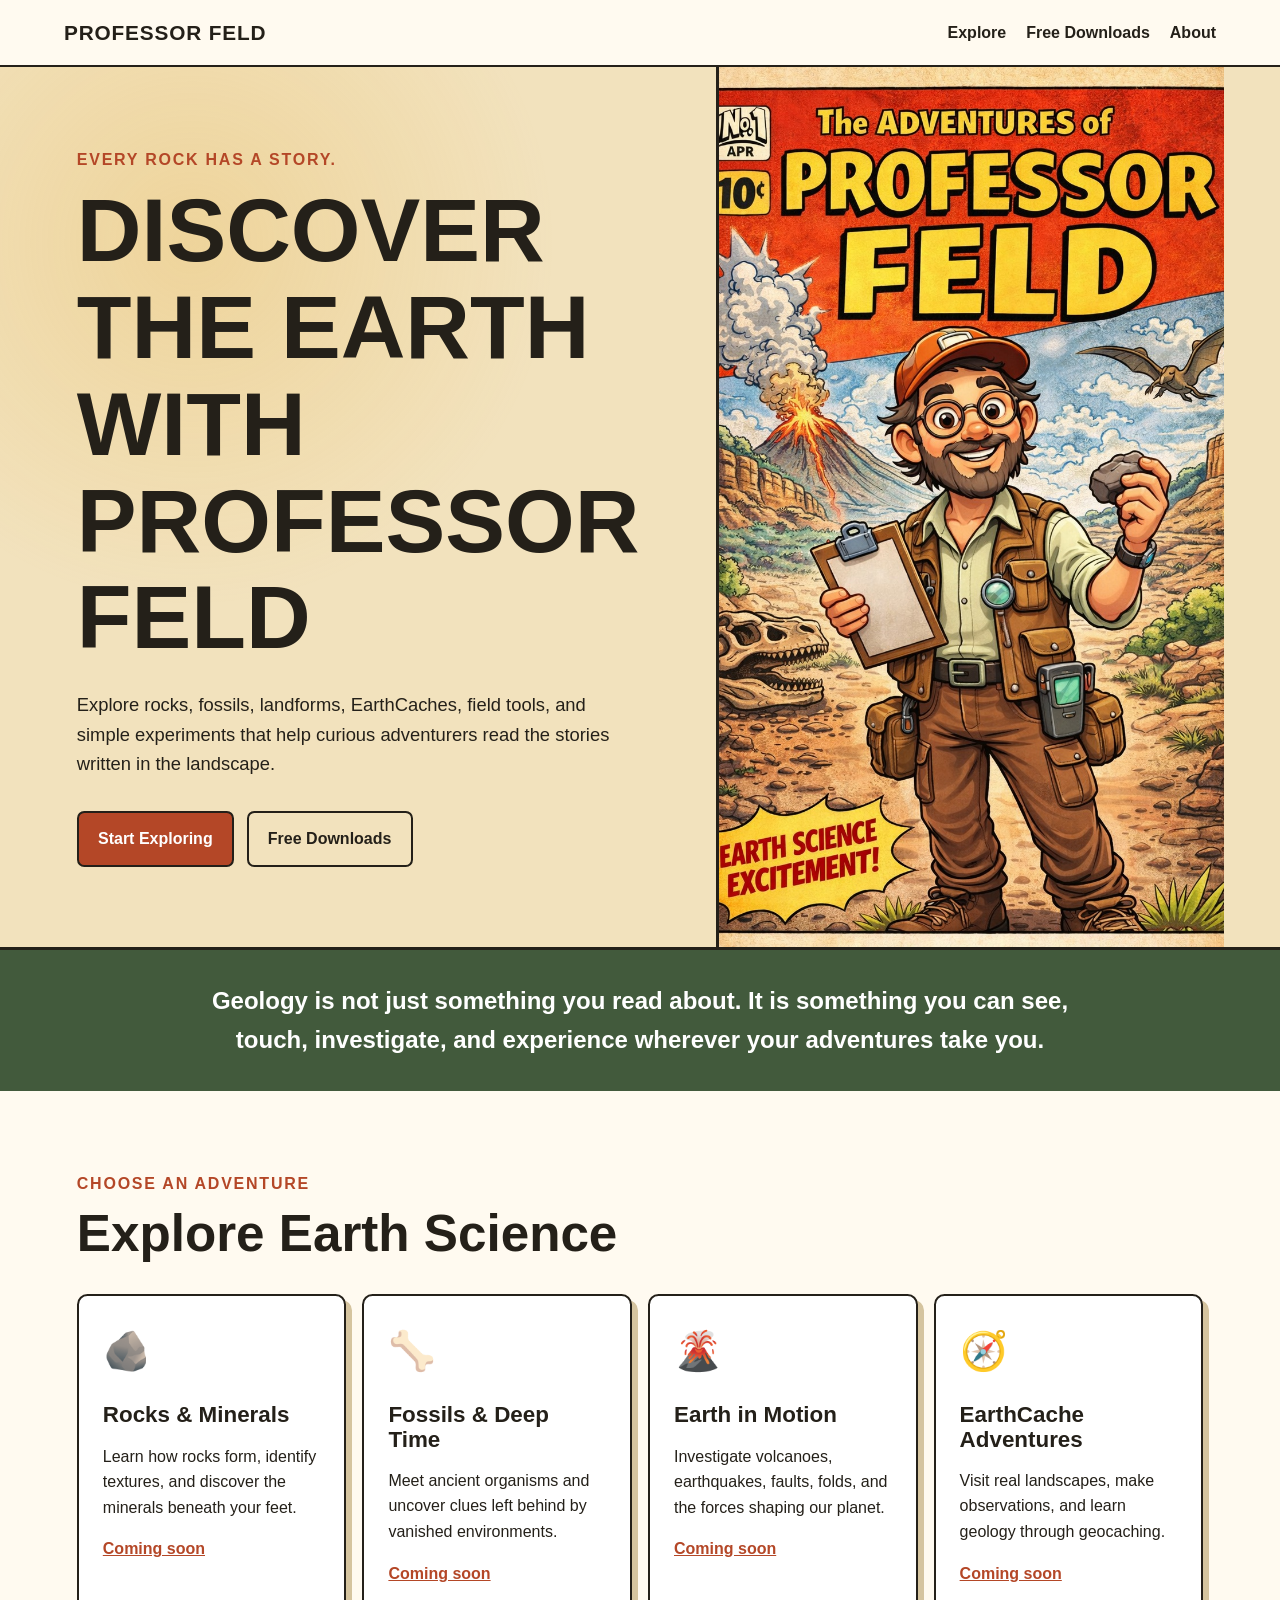
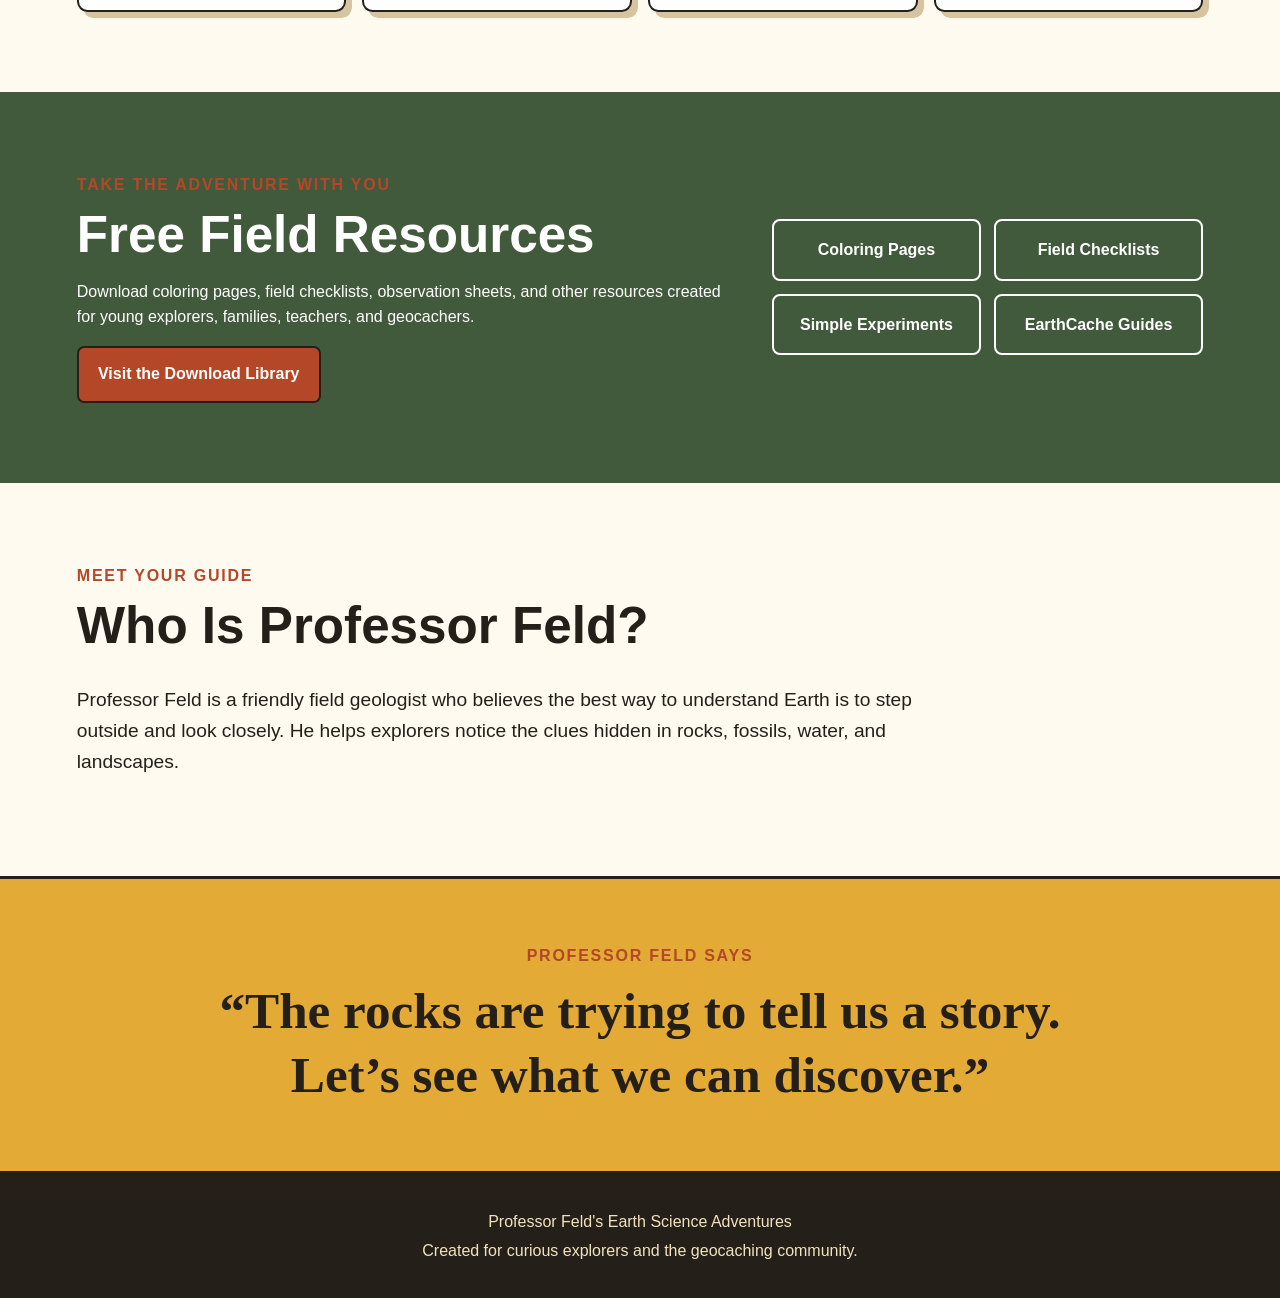
<file: index.html>
<!DOCTYPE html>
<html lang="en">
<head>
  <meta charset="UTF-8">
  <meta name="viewport" content="width=device-width, initial-scale=1.0">
  <meta name="description" content="Explore geology, EarthCaches, field tools, experiments, and free Professor Feld resources.">
  <title>Professor Feld's Earth Science Adventures</title>
  <link rel="stylesheet" href="css/styles.css">
</head>
<body>
  <header class="site-header">
    <a class="brand" href="#top">Professor Feld</a>
    <nav aria-label="Main navigation">
      <a href="#explore">Explore</a>
      <a href="downloads.html">Free Downloads</a>
      <a href="#about">About</a>
    </nav>
  </header>

  <main id="top">
    <section class="hero">
      <div class="hero-copy">
        <p class="eyebrow">Every rock has a story.</p>
        <h1>Discover the Earth with Professor Feld</h1>
        <p class="hero-text">
          Explore rocks, fossils, landforms, EarthCaches, field tools, and simple
          experiments that help curious adventurers read the stories written in the landscape.
        </p>
        <div class="hero-actions">
          <a class="button primary" href="#explore">Start Exploring</a>
          <a class="button secondary" href="downloads.html">Free Downloads</a>
        </div>
      </div>

      <div class="hero-art">
        <img src="images/brand/professor-feld.jpg" alt="Professor Feld holding a rock during a geology adventure">
      </div>
    </section>

    <section class="intro">
      <p>
        Geology is not just something you read about. It is something you can see,
        touch, investigate, and experience wherever your adventures take you.
      </p>
    </section>

    <section id="explore" class="section">
      <div class="section-heading">
        <p class="eyebrow">Choose an adventure</p>
        <h2>Explore Earth Science</h2>
      </div>

      <div class="card-grid">
        <article class="topic-card">
          <div class="topic-icon" aria-hidden="true">🪨</div>
          <h3>Rocks & Minerals</h3>
          <p>Learn how rocks form, identify textures, and discover the minerals beneath your feet.</p>
          <a href="#" aria-label="Explore rocks and minerals">Coming soon</a>
        </article>

        <article class="topic-card">
          <div class="topic-icon" aria-hidden="true">🦴</div>
          <h3>Fossils & Deep Time</h3>
          <p>Meet ancient organisms and uncover clues left behind by vanished environments.</p>
          <a href="#" aria-label="Explore fossils and deep time">Coming soon</a>
        </article>

        <article class="topic-card">
          <div class="topic-icon" aria-hidden="true">🌋</div>
          <h3>Earth in Motion</h3>
          <p>Investigate volcanoes, earthquakes, faults, folds, and the forces shaping our planet.</p>
          <a href="#" aria-label="Explore Earth in motion">Coming soon</a>
        </article>

        <article class="topic-card">
          <div class="topic-icon" aria-hidden="true">🧭</div>
          <h3>EarthCache Adventures</h3>
          <p>Visit real landscapes, make observations, and learn geology through geocaching.</p>
          <a href="#" aria-label="Explore EarthCache adventures">Coming soon</a>
        </article>
      </div>
    </section>

    <section id="resources" class="section resources">
      <div>
        <p class="eyebrow">Take the adventure with you</p>
        <h2>Free Field Resources</h2>
        <p>
          Download coloring pages, field checklists, observation sheets, and other
          resources created for young explorers, families, teachers, and geocachers.
        </p>
        <a class="button primary" href="downloads.html">Visit the Download Library</a>
      </div>

      <div class="resource-list" aria-label="Planned resource types">
        <span>Coloring Pages</span>
        <span>Field Checklists</span>
        <span>Simple Experiments</span>
        <span>EarthCache Guides</span>
      </div>
    </section>

    <section id="about" class="section about">
      <div class="section-heading">
        <p class="eyebrow">Meet your guide</p>
        <h2>Who Is Professor Feld?</h2>
      </div>
      <p>
        Professor Feld is a friendly field geologist who believes the best way to
        understand Earth is to step outside and look closely. He helps explorers
        notice the clues hidden in rocks, fossils, water, and landscapes.
      </p>
    </section>

    <section class="closing">
      <p class="eyebrow">Professor Feld says</p>
      <blockquote>
        “The rocks are trying to tell us a story. Let’s see what we can discover.”
      </blockquote>
    </section>
  </main>

  <footer>
    <p>Professor Feld's Earth Science Adventures</p>
    <p>Created for curious explorers and the geocaching community.</p>
  </footer>
</body>
</html>
</file>
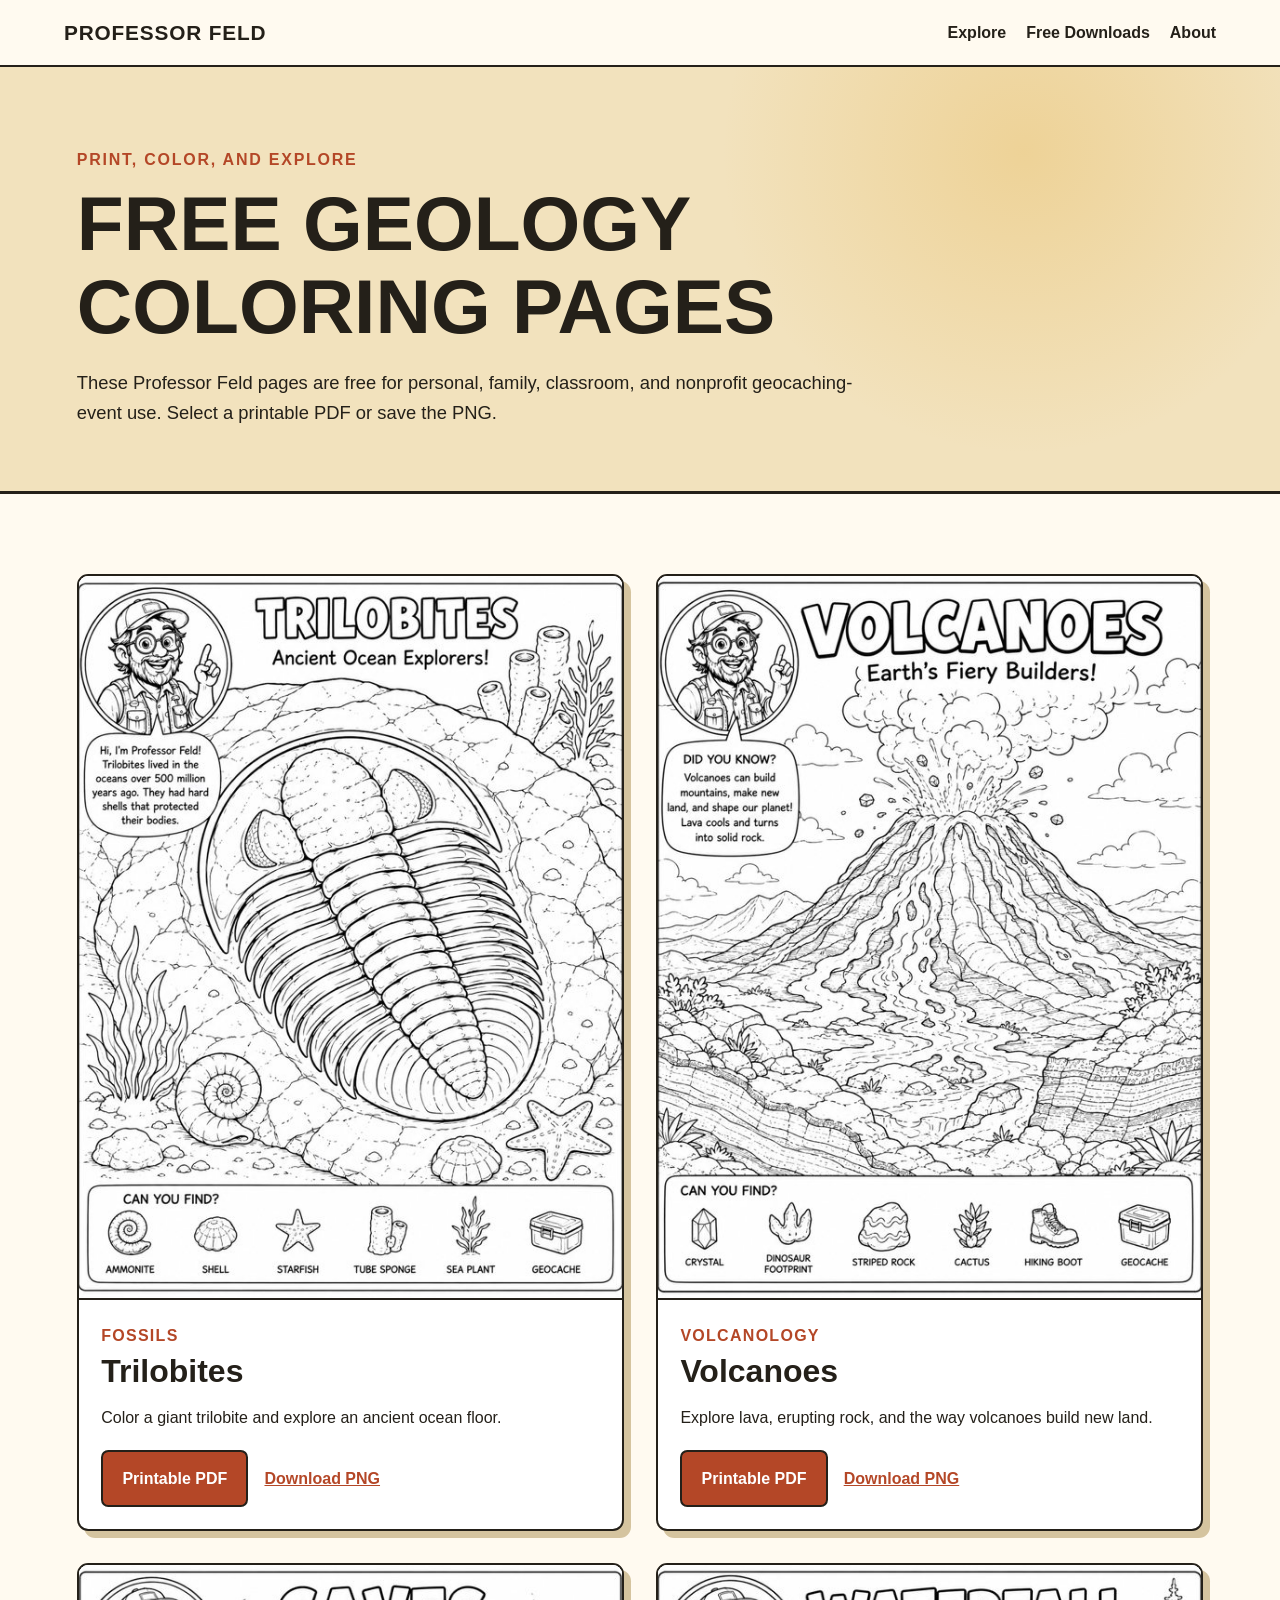
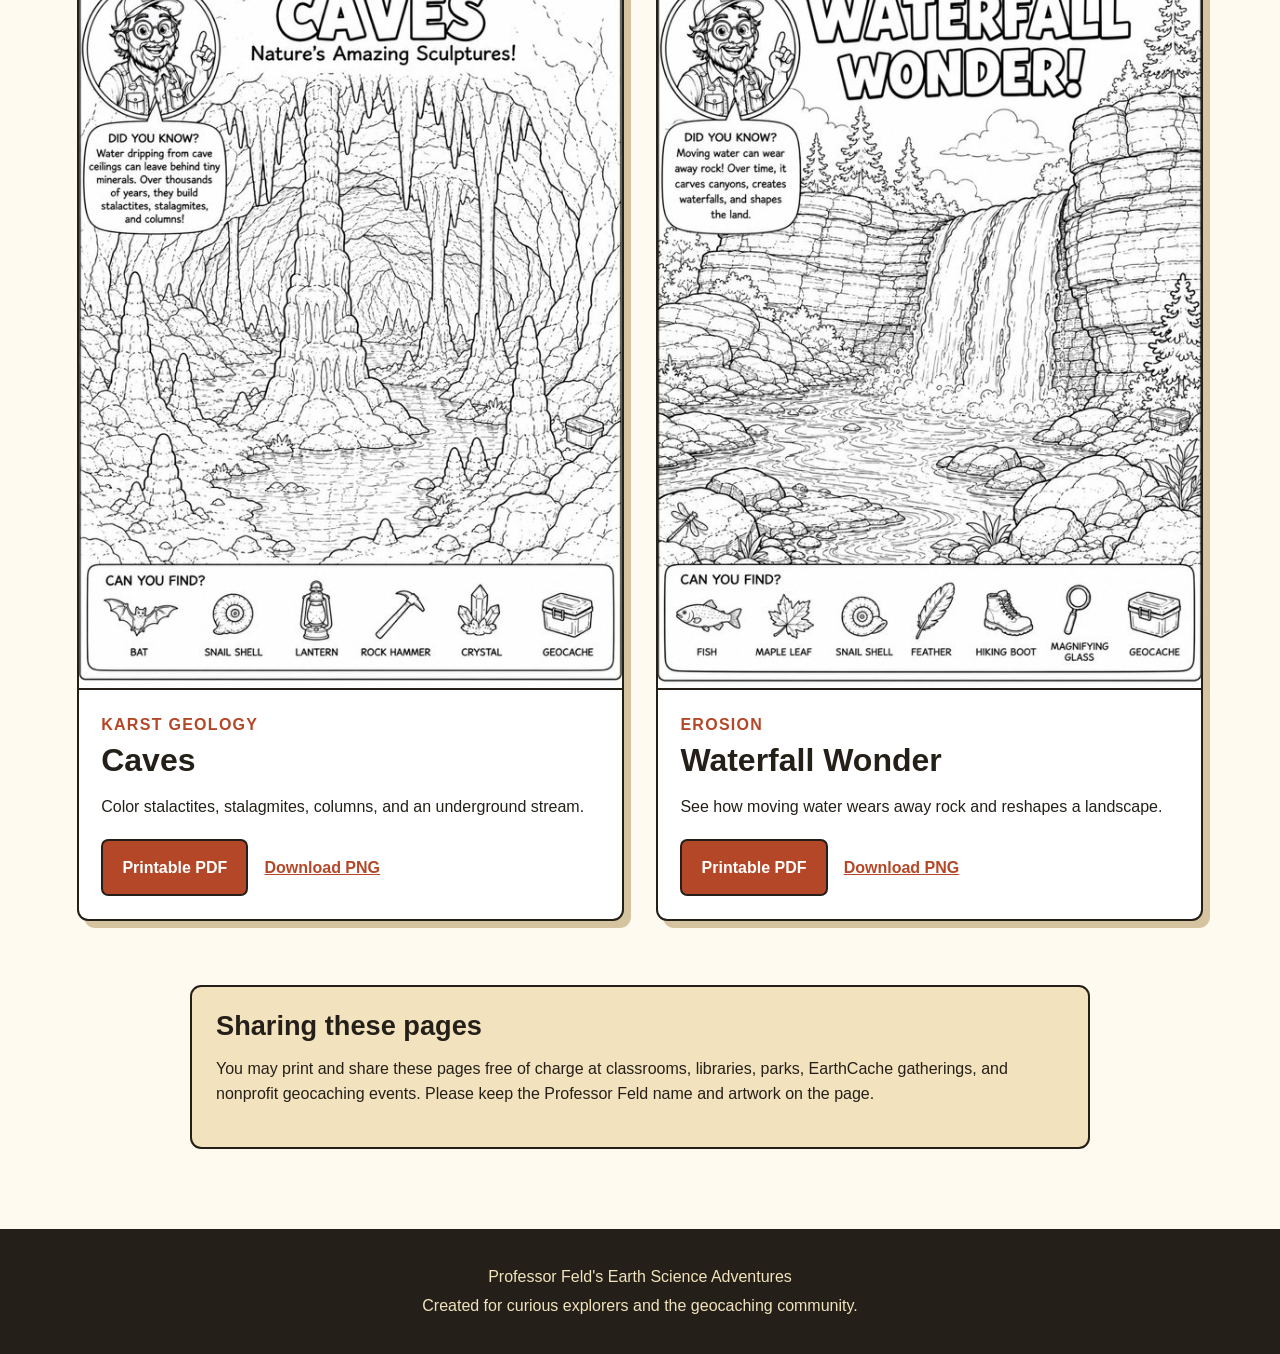
<file: downloads.html>
<!DOCTYPE html>
<html lang="en">
<head>
  <meta charset="UTF-8">
  <meta name="viewport" content="width=device-width, initial-scale=1.0">
  <meta name="description" content="Download free Professor Feld geology coloring pages.">
  <title>Free Downloads | Professor Feld</title>
  <link rel="stylesheet" href="css/styles.css">
</head>
<body>
  <header class="site-header">
    <a class="brand" href="index.html">Professor Feld</a>
    <nav aria-label="Main navigation">
      <a href="index.html#explore">Explore</a>
      <a href="downloads.html" aria-current="page">Free Downloads</a>
      <a href="index.html#about">About</a>
    </nav>
  </header>

  <main>
    <section class="page-banner">
      <p class="eyebrow">Print, color, and explore</p>
      <h1>Free Geology Coloring Pages</h1>
      <p>
        These Professor Feld pages are free for personal, family, classroom,
        and nonprofit geocaching-event use. Select a printable PDF or save the PNG.
      </p>
    </section>

    <section class="section download-section">
      <div class="download-grid">
        <article class="download-card">
          <img src="images/downloads/trilobites-preview.jpg" alt="Preview of the Trilobites coloring page">
          <div class="download-card-copy">
            <p class="download-label">Fossils</p>
            <h2>Trilobites</h2>
            <p>Color a giant trilobite and explore an ancient ocean floor.</p>
            <div class="download-actions">
              <a class="button primary" href="downloads/coloring-pages/trilobites.pdf" download>Printable PDF</a>
              <a class="text-link" href="downloads/coloring-pages/trilobites.png" download>Download PNG</a>
            </div>
          </div>
        </article>

        <article class="download-card">
          <img src="images/downloads/volcanoes-preview.jpg" alt="Preview of the Volcanoes coloring page">
          <div class="download-card-copy">
            <p class="download-label">Volcanology</p>
            <h2>Volcanoes</h2>
            <p>Explore lava, erupting rock, and the way volcanoes build new land.</p>
            <div class="download-actions">
              <a class="button primary" href="downloads/coloring-pages/volcanoes.pdf" download>Printable PDF</a>
              <a class="text-link" href="downloads/coloring-pages/volcanoes.png" download>Download PNG</a>
            </div>
          </div>
        </article>

        <article class="download-card">
          <img src="images/downloads/caves-preview.jpg" alt="Preview of the Caves coloring page">
          <div class="download-card-copy">
            <p class="download-label">Karst Geology</p>
            <h2>Caves</h2>
            <p>Color stalactites, stalagmites, columns, and an underground stream.</p>
            <div class="download-actions">
              <a class="button primary" href="downloads/coloring-pages/caves.pdf" download>Printable PDF</a>
              <a class="text-link" href="downloads/coloring-pages/caves.png" download>Download PNG</a>
            </div>
          </div>
        </article>

        <article class="download-card">
          <img src="images/downloads/waterfall-wonder-preview.jpg" alt="Preview of the Waterfall Wonder coloring page">
          <div class="download-card-copy">
            <p class="download-label">Erosion</p>
            <h2>Waterfall Wonder</h2>
            <p>See how moving water wears away rock and reshapes a landscape.</p>
            <div class="download-actions">
              <a class="button primary" href="downloads/coloring-pages/waterfall-wonder.pdf" download>Printable PDF</a>
              <a class="text-link" href="downloads/coloring-pages/waterfall-wonder.png" download>Download PNG</a>
            </div>
          </div>
        </article>
      </div>

      <aside class="usage-note">
        <h2>Sharing these pages</h2>
        <p>
          You may print and share these pages free of charge at classrooms,
          libraries, parks, EarthCache gatherings, and nonprofit geocaching events.
          Please keep the Professor Feld name and artwork on the page.
        </p>
      </aside>
    </section>
  </main>

  <footer>
    <p>Professor Feld's Earth Science Adventures</p>
    <p>Created for curious explorers and the geocaching community.</p>
  </footer>
</body>
</html>
</file>
<file: css/styles.css>
/* Professor Feld starter website */

:root {
  --ink: #242019;
  --paper: #fffaf0;
  --cream: #f2e2bd;
  --rust: #b44727;
  --gold: #e3aa35;
  --forest: #425a3c;
  --line: #d5c49f;
  --white: #ffffff;
  --shadow: 0 14px 35px rgba(52, 39, 20, 0.14);
}

* {
  box-sizing: border-box;
}

html {
  scroll-behavior: smooth;
}

body {
  margin: 0;
  color: var(--ink);
  background: var(--paper);
  font-family: Arial, Helvetica, sans-serif;
  line-height: 1.6;
}

img {
  display: block;
  max-width: 100%;
}

a {
  color: inherit;
}

.site-header {
  position: sticky;
  top: 0;
  z-index: 10;
  display: flex;
  align-items: center;
  justify-content: space-between;
  gap: 2rem;
  padding: 1rem max(5vw, 1.25rem);
  border-bottom: 2px solid var(--ink);
  background: rgba(255, 250, 240, 0.96);
}

.brand {
  font-size: 1.3rem;
  font-weight: 900;
  text-decoration: none;
  text-transform: uppercase;
  letter-spacing: 0.04em;
}

nav {
  display: flex;
  gap: 1.25rem;
}

nav a {
  font-weight: 700;
  text-decoration: none;
}

nav a:hover,
nav a:focus {
  color: var(--rust);
}

.hero {
  display: grid;
  grid-template-columns: 1.1fr 0.9fr;
  min-height: 75vh;
  border-bottom: 3px solid var(--ink);
  background:
    radial-gradient(circle at 15% 20%, rgba(227, 170, 53, 0.25), transparent 28%),
    var(--cream);
}

.hero-copy {
  align-self: center;
  padding: 5rem max(6vw, 1.5rem);
}

.eyebrow {
  margin: 0 0 0.6rem;
  color: var(--rust);
  font-weight: 900;
  letter-spacing: 0.11em;
  text-transform: uppercase;
}

h1,
h2,
h3 {
  line-height: 1.08;
}

h1 {
  max-width: 800px;
  margin: 0;
  font-size: clamp(3rem, 7vw, 6.5rem);
  text-transform: uppercase;
}

h2 {
  margin: 0 0 1rem;
  font-size: clamp(2rem, 4vw, 3.5rem);
}

h3 {
  margin-bottom: 0.5rem;
  font-size: 1.4rem;
}

.hero-text {
  max-width: 720px;
  margin: 1.5rem 0 2rem;
  font-size: 1.15rem;
}

.hero-actions {
  display: flex;
  flex-wrap: wrap;
  gap: 0.8rem;
}

.button {
  display: inline-block;
  padding: 0.85rem 1.2rem;
  border: 2px solid var(--ink);
  border-radius: 0.45rem;
  font-weight: 900;
  text-decoration: none;
}

.button.primary {
  color: var(--white);
  background: var(--rust);
}

.button.secondary {
  background: transparent;
}

.button:hover,
.button:focus {
  transform: translateY(-2px);
  box-shadow: 4px 4px 0 var(--ink);
}

.hero-art {
  min-height: 500px;
  overflow: hidden;
  border-left: 3px solid var(--ink);
}

.hero-art img {
  width: 100%;
  height: 100%;
  object-fit: cover;
  object-position: center top;
}

.intro {
  padding: 2rem max(7vw, 1.5rem);
  color: var(--white);
  background: var(--forest);
  text-align: center;
}

.intro p {
  max-width: 900px;
  margin: auto;
  font-size: clamp(1.15rem, 2vw, 1.5rem);
  font-weight: 700;
}

.section {
  padding: 5rem max(6vw, 1.5rem);
}

.section-heading {
  max-width: 760px;
  margin-bottom: 2rem;
}

.card-grid {
  display: grid;
  grid-template-columns: repeat(4, 1fr);
  gap: 1rem;
}

.topic-card {
  padding: 1.5rem;
  border: 2px solid var(--ink);
  border-radius: 0.65rem;
  background: var(--white);
  box-shadow: 6px 6px 0 var(--line);
}

.topic-icon {
  font-size: 2.4rem;
}

.topic-card a {
  color: var(--rust);
  font-weight: 900;
}

.resources {
  display: grid;
  grid-template-columns: 1.2fr 0.8fr;
  gap: 3rem;
  align-items: center;
  color: var(--white);
  background: var(--forest);
}

.resource-list {
  display: grid;
  grid-template-columns: 1fr 1fr;
  gap: 0.8rem;
}

.resource-list span {
  padding: 1rem;
  border: 2px solid var(--white);
  border-radius: 0.5rem;
  font-weight: 800;
  text-align: center;
}

.about {
  max-width: 1000px;
}

.about > p {
  font-size: 1.2rem;
}

.closing {
  padding: 4rem max(6vw, 1.5rem);
  border-top: 3px solid var(--ink);
  border-bottom: 3px solid var(--ink);
  background: var(--gold);
  text-align: center;
}

blockquote {
  max-width: 900px;
  margin: 0 auto;
  font-family: Georgia, serif;
  font-size: clamp(1.8rem, 4vw, 3.2rem);
  font-weight: 700;
  line-height: 1.25;
}

footer {
  padding: 2rem max(6vw, 1.5rem);
  color: var(--cream);
  background: var(--ink);
  text-align: center;
}

footer p {
  margin: 0.2rem;
}

@media (max-width: 900px) {
  .hero {
    grid-template-columns: 1fr;
  }

  .hero-art {
    min-height: 420px;
    border-top: 3px solid var(--ink);
    border-left: 0;
  }

  .card-grid {
    grid-template-columns: repeat(2, 1fr);
  }

  .resources {
    grid-template-columns: 1fr;
  }
}

@media (max-width: 620px) {
  .site-header {
    align-items: flex-start;
    flex-direction: column;
    gap: 0.5rem;
  }

  nav {
    flex-wrap: wrap;
    gap: 0.75rem;
  }

  .hero-copy {
    padding-top: 3.5rem;
    padding-bottom: 3.5rem;
  }

  .card-grid,
  .resource-list {
    grid-template-columns: 1fr;
  }
}


/* Downloads page */

.page-banner {
  padding: 5rem max(6vw, 1.5rem) 4rem;
  border-bottom: 3px solid var(--ink);
  background:
    radial-gradient(circle at 80% 20%, rgba(227, 170, 53, 0.28), transparent 28%),
    var(--cream);
}

.page-banner h1 {
  max-width: 900px;
  font-size: clamp(2.7rem, 6vw, 5.5rem);
}

.page-banner > p:last-child {
  max-width: 800px;
  margin: 1.25rem 0 0;
  font-size: 1.15rem;
}

.download-section {
  background: var(--paper);
}

.download-grid {
  display: grid;
  grid-template-columns: repeat(2, minmax(0, 1fr));
  gap: 2rem;
}

.download-card {
  overflow: hidden;
  border: 2px solid var(--ink);
  border-radius: 0.7rem;
  background: var(--white);
  box-shadow: 7px 7px 0 var(--line);
}

.download-card img {
  width: 100%;
  aspect-ratio: 3 / 4;
  object-fit: cover;
  object-position: top;
  border-bottom: 2px solid var(--ink);
  background: var(--white);
}

.download-card-copy {
  padding: 1.4rem;
}

.download-card h2 {
  margin-bottom: 0.5rem;
  font-size: 2rem;
}

.download-label {
  margin: 0 0 0.35rem;
  color: var(--rust);
  font-weight: 900;
  letter-spacing: 0.08em;
  text-transform: uppercase;
}

.download-actions {
  display: flex;
  flex-wrap: wrap;
  align-items: center;
  gap: 1rem;
  margin-top: 1.25rem;
}

.text-link {
  color: var(--rust);
  font-weight: 900;
}

.usage-note {
  max-width: 900px;
  margin: 4rem auto 0;
  padding: 1.5rem;
  border: 2px solid var(--ink);
  border-radius: 0.7rem;
  background: var(--cream);
}

.usage-note h2 {
  font-size: 1.7rem;
}

@media (max-width: 760px) {
  .download-grid {
    grid-template-columns: 1fr;
  }
}
</file>
